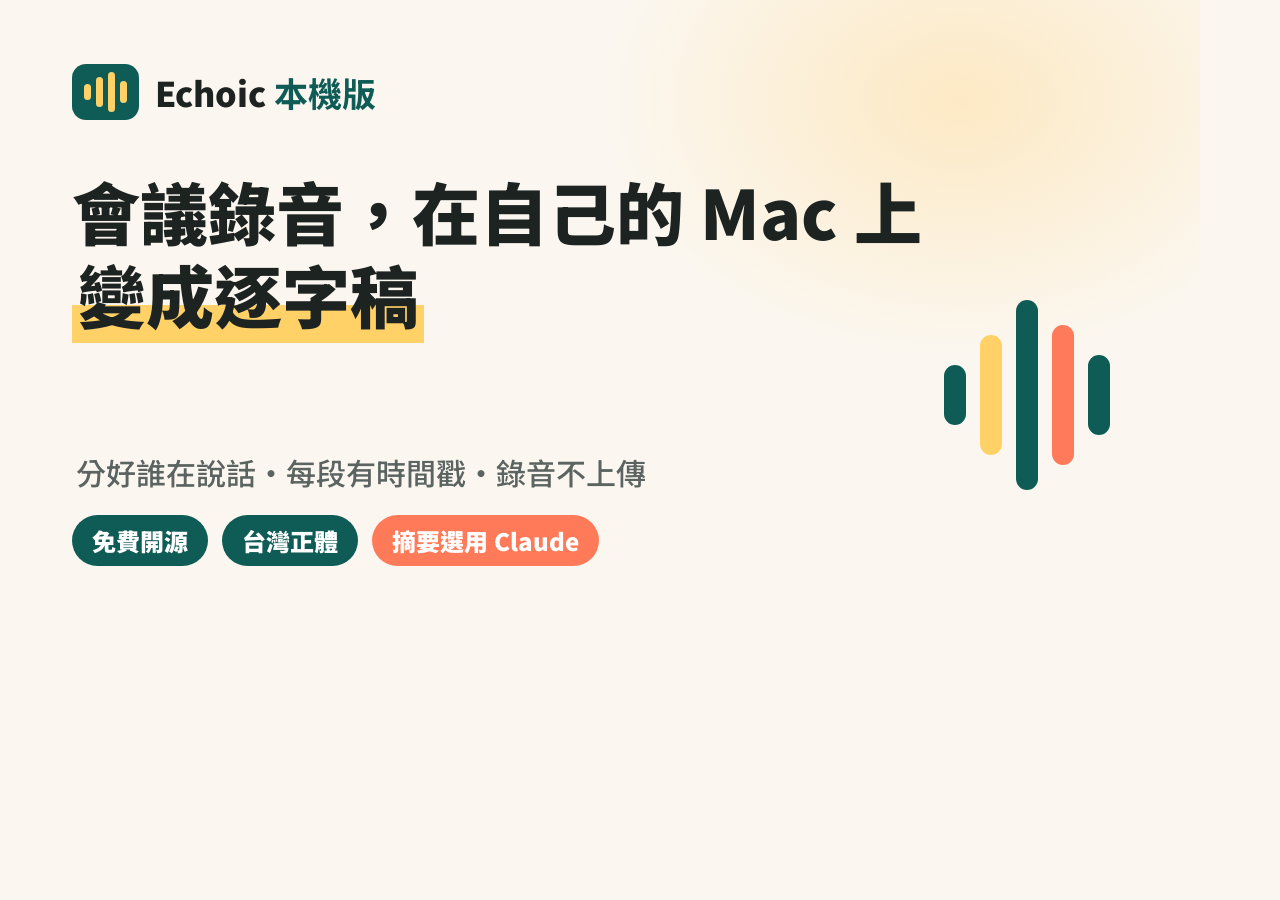
<file: site/tools/og.html>
<!doctype html>
<html lang="zh-Hant-TW"><head><meta charset="utf-8">
<link rel="stylesheet" href="https://fonts.googleapis.com/css2?family=Noto+Sans+TC:wght@500;900&display=swap">
<style>
html,body{margin:0;width:1200px;height:630px;overflow:hidden}
body{font-family:"Noto Sans TC",sans-serif;background:#fbf7f0;position:relative;color:#1d2321}
.glow{position:absolute;right:-120px;top:-160px;width:720px;height:520px;background:radial-gradient(closest-side,#fde9c4,transparent)}
.logo{position:absolute;left:72px;top:64px;display:flex;align-items:center;gap:16px;font-size:34px;font-weight:900}
.logo b{color:#0f5c57}
.mark{display:inline-flex;align-items:center;gap:5px;background:#0f5c57;border-radius:14px;padding:0 12px;height:56px}
.mark i{display:block;width:7px;background:#ffd166;border-radius:4px}
.mark i:nth-child(1){height:16px}.mark i:nth-child(2){height:30px}.mark i:nth-child(3){height:40px}.mark i:nth-child(4){height:22px}
h1{position:absolute;left:72px;top:170px;margin:0;font-size:76px;line-height:1.22;font-weight:900}
.hl{background:linear-gradient(transparent 62%,#ffd166 62%);padding:0 6px}
.sub{position:absolute;left:76px;top:420px;font-size:30px;color:#5b6461;font-weight:500}
.chips{position:absolute;left:72px;bottom:64px;display:flex;gap:14px}
.chips span{background:#0f5c57;color:#fff;font-size:24px;font-weight:900;padding:8px 20px;border-radius:999px}
.chips span.c{background:#ff7a59}
.wave{position:absolute;right:90px;top:300px;display:flex;align-items:center;gap:14px}
h1{font-size:68px!important}
.wave i{display:block;width:22px;border-radius:11px;background:#0f5c57}
</style></head><body>
<div class="glow"></div>
<div class="logo"><span class="mark"><i></i><i></i><i></i><i></i></span><span>Echoic <b>本機版</b></span></div>
<h1>會議錄音，在自己的 Mac 上<br><span class="hl">變成逐字稿</span></h1>
<p class="sub">分好誰在說話・每段有時間戳・錄音不上傳</p>
<div class="chips"><span>免費開源</span><span>台灣正體</span><span class="c">摘要選用 Claude</span></div>
<div class="wave"><i style="height:60px"></i><i style="height:120px;background:#ffd166"></i><i style="height:190px"></i><i style="height:140px;background:#ff7a59"></i><i style="height:80px"></i></div>
</body></html>
</file>
